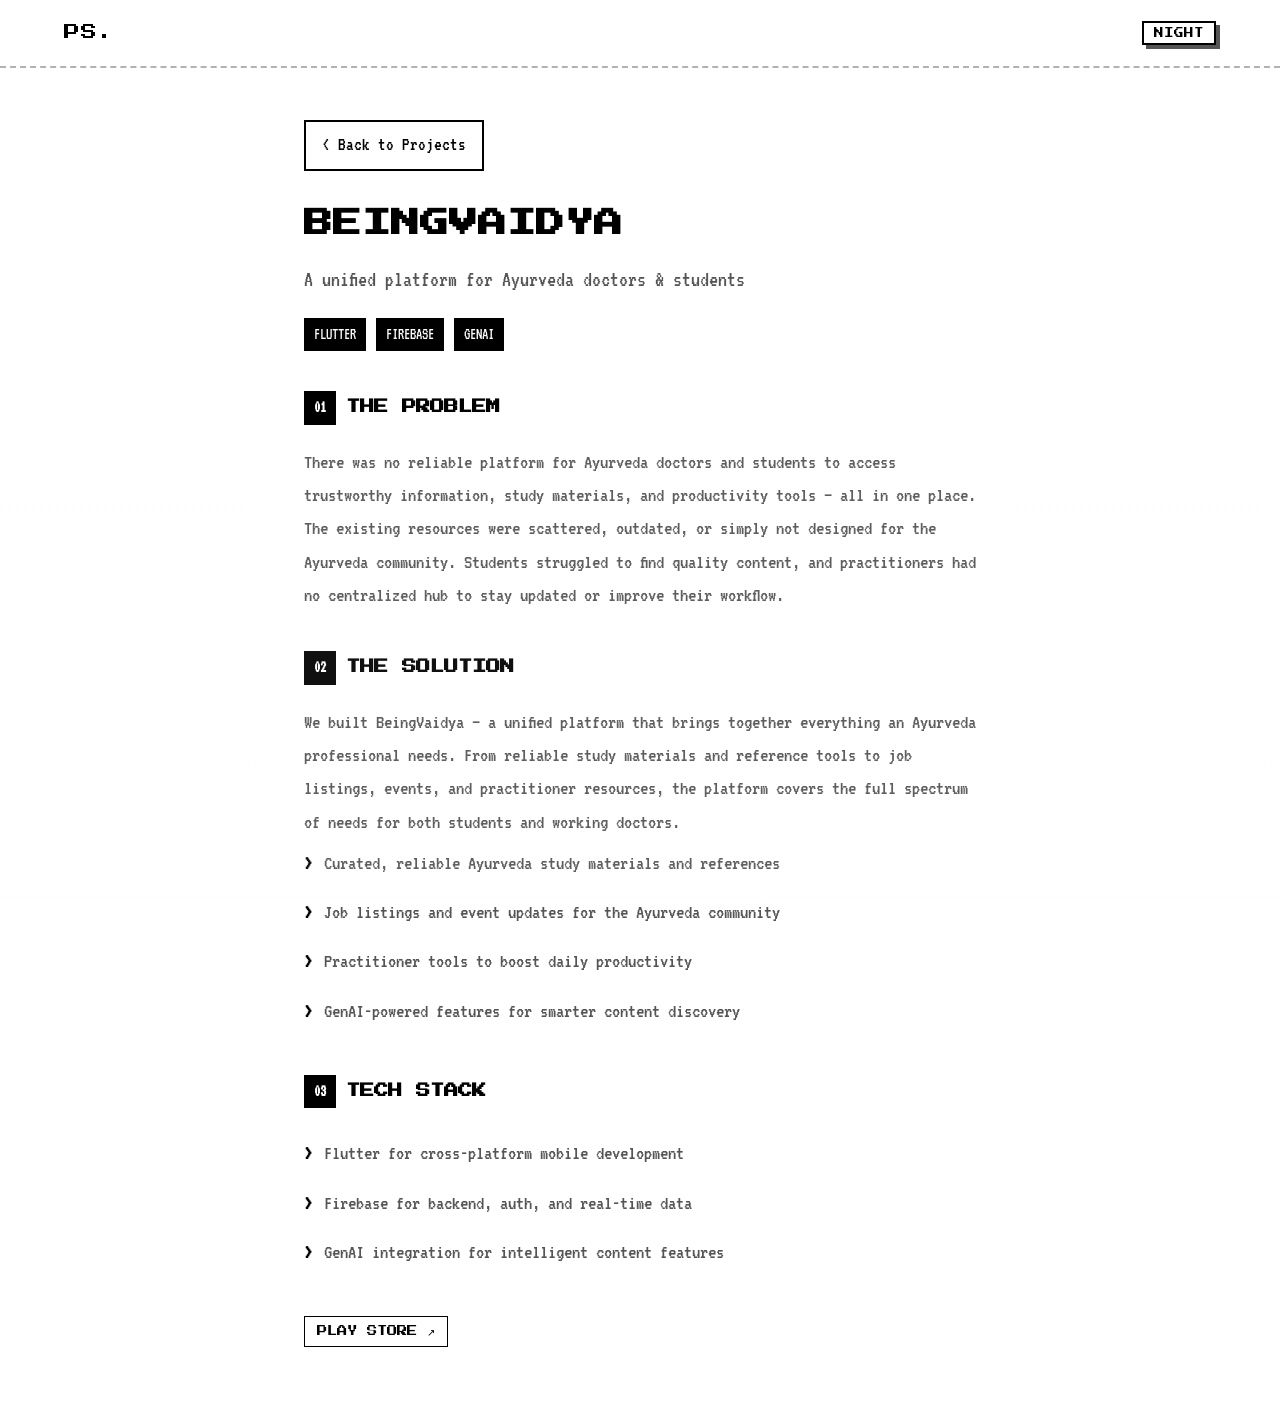
<file: projects/beingvaidya.html>
<!DOCTYPE html>
<html lang="en">

<head>
    <meta charset="UTF-8" />
    <meta name="viewport" content="width=device-width, initial-scale=1.0" />
    <meta name="description" content="BeingVaidya - A unified platform for Ayurveda doctors and students" />
    <title>BeingVaidya | Pola Someshwar</title>
    <link href="https://fonts.googleapis.com/css2?family=Press+Start+2P&family=VT323&display=swap" rel="stylesheet" />
    <link rel="stylesheet" href="../style.css" />
</head>

<body class="light-mode">
    <canvas id="particles-canvas"></canvas>

    <nav class="project-detail-nav glass-panel">
        <a href="../index.html" class="logo">PS.</a>
        <button id="theme-toggle" class="btn-outline" style="padding: 5px 10px; font-size: 0.6rem;">NIGHT</button>
    </nav>

    <div class="project-detail">
        <a href="../index.html#projects" class="back-link">&lt; Back to Projects</a>

        <div class="project-hero-section">
            <h1>BeingVaidya</h1>
            <p class="project-tagline">A unified platform for Ayurveda doctors & students</p>
            <div class="tech-stack">
                <span>Flutter</span>
                <span>Firebase</span>
                <span>GenAI</span>
            </div>
        </div>

        <div class="project-section">
            <h2><span class="label-badge">01</span> The Problem</h2>
            <p>There was no reliable platform for Ayurveda doctors and students to access trustworthy information, study materials, and productivity tools — all in one place. The existing resources were scattered, outdated, or simply not designed for the Ayurveda community. Students struggled to find quality content, and practitioners had no centralized hub to stay updated or improve their workflow.</p>
        </div>

        <div class="project-section">
            <h2><span class="label-badge">02</span> The Solution</h2>
            <p>We built BeingVaidya — a unified platform that brings together everything an Ayurveda professional needs. From reliable study materials and reference tools to job listings, events, and practitioner resources, the platform covers the full spectrum of needs for both students and working doctors.</p>
            <ul>
                <li>Curated, reliable Ayurveda study materials and references</li>
                <li>Job listings and event updates for the Ayurveda community</li>
                <li>Practitioner tools to boost daily productivity</li>
                <li>GenAI-powered features for smarter content discovery</li>
            </ul>
        </div>

        <div class="project-section">
            <h2><span class="label-badge">03</span> Tech Stack</h2>
            <ul>
                <li>Flutter for cross-platform mobile development</li>
                <li>Firebase for backend, auth, and real-time data</li>
                <li>GenAI integration for intelligent content features</li>
            </ul>
        </div>

        <div class="project-links">
            <a href="https://play.google.com/store/apps/details?id=com.beingvaidya.beingvaidya" class="project-link" target="_blank" rel="noopener">Play Store &#8599;</a>
        </div>
    </div>

    <script src="../script.js"></script>
</body>

</html>
</file>
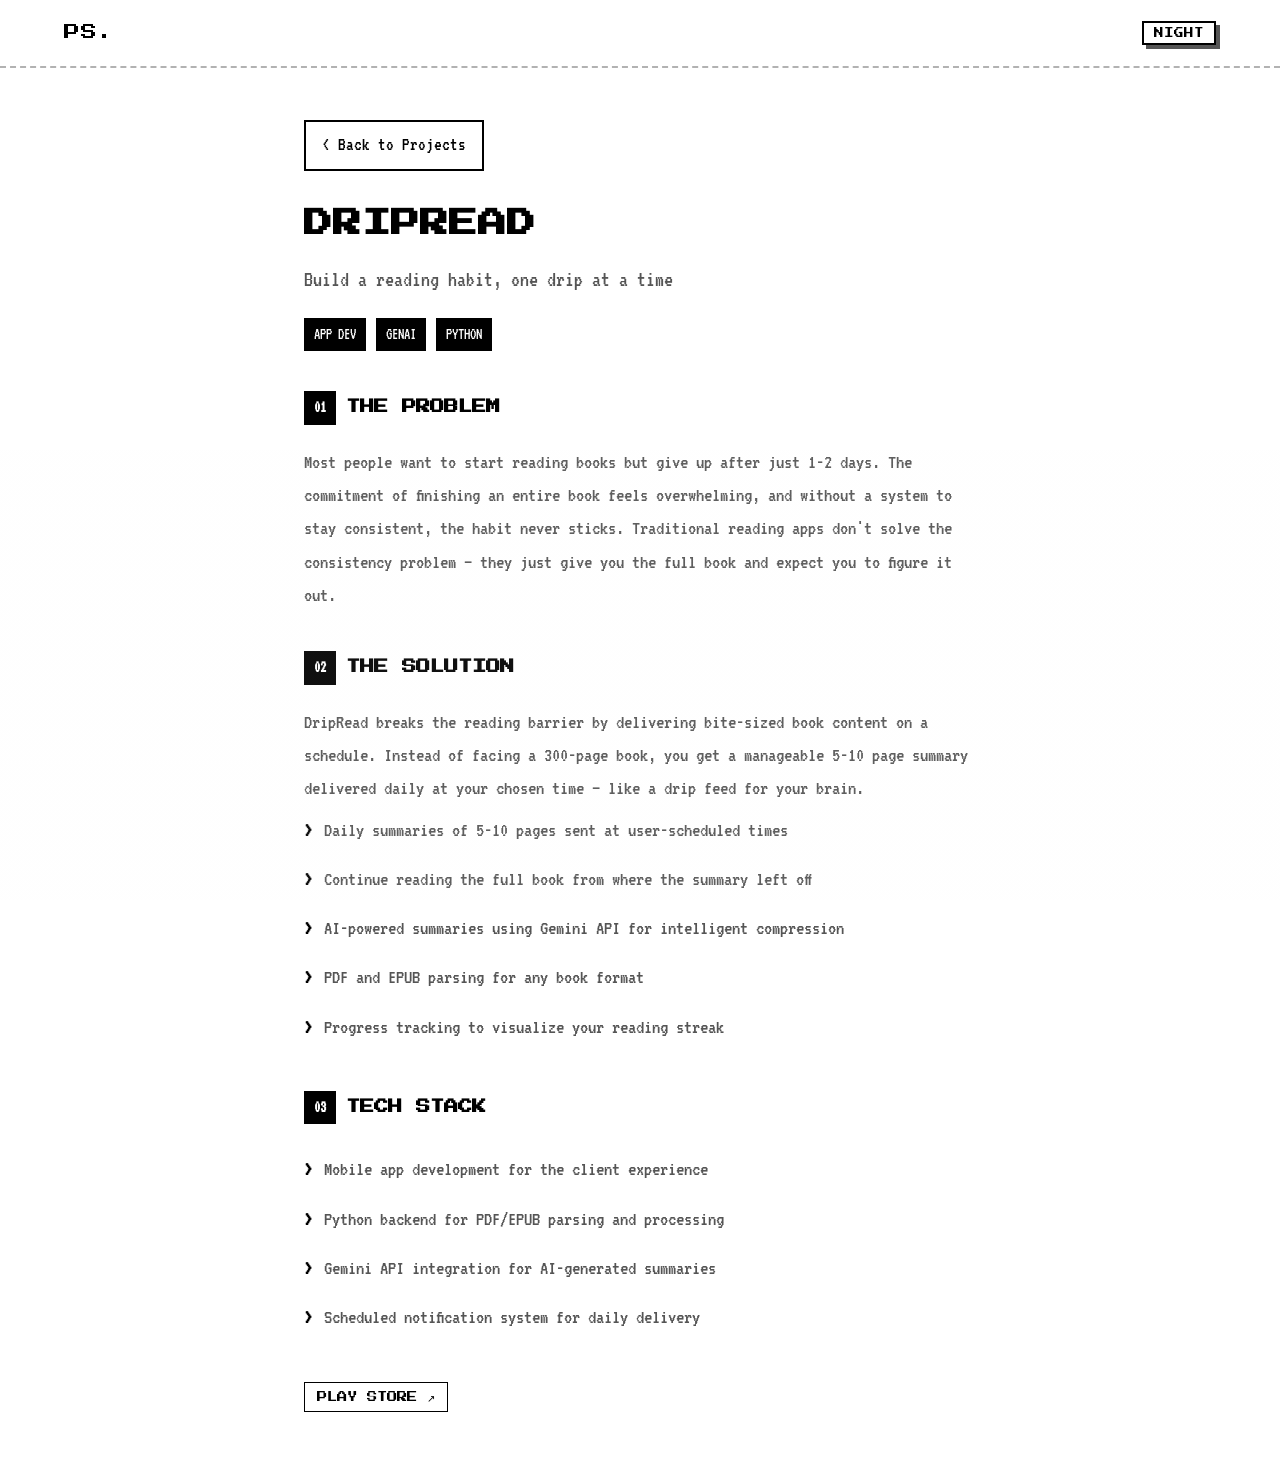
<file: projects/dripread.html>
<!DOCTYPE html>
<html lang="en">

<head>
    <meta charset="UTF-8" />
    <meta name="viewport" content="width=device-width, initial-scale=1.0" />
    <meta name="description" content="DripRead - Build a consistent reading habit with daily book summaries" />
    <title>DripRead | Pola Someshwar</title>
    <link href="https://fonts.googleapis.com/css2?family=Press+Start+2P&family=VT323&display=swap" rel="stylesheet" />
    <link rel="stylesheet" href="../style.css" />
</head>

<body class="light-mode">
    <canvas id="particles-canvas"></canvas>

    <nav class="project-detail-nav glass-panel">
        <a href="../index.html" class="logo">PS.</a>
        <button id="theme-toggle" class="btn-outline" style="padding: 5px 10px; font-size: 0.6rem;">NIGHT</button>
    </nav>

    <div class="project-detail">
        <a href="../index.html#projects" class="back-link">&lt; Back to Projects</a>

        <div class="project-hero-section">
            <h1>DripRead</h1>
            <p class="project-tagline">Build a reading habit, one drip at a time</p>
            <div class="tech-stack">
                <span>App Dev</span>
                <span>GenAI</span>
                <span>Python</span>
            </div>
        </div>

        <div class="project-section">
            <h2><span class="label-badge">01</span> The Problem</h2>
            <p>Most people want to start reading books but give up after just 1-2 days. The commitment of finishing an entire book feels overwhelming, and without a system to stay consistent, the habit never sticks. Traditional reading apps don't solve the consistency problem — they just give you the full book and expect you to figure it out.</p>
        </div>

        <div class="project-section">
            <h2><span class="label-badge">02</span> The Solution</h2>
            <p>DripRead breaks the reading barrier by delivering bite-sized book content on a schedule. Instead of facing a 300-page book, you get a manageable 5-10 page summary delivered daily at your chosen time — like a drip feed for your brain.</p>
            <ul>
                <li>Daily summaries of 5-10 pages sent at user-scheduled times</li>
                <li>Continue reading the full book from where the summary left off</li>
                <li>AI-powered summaries using Gemini API for intelligent compression</li>
                <li>PDF and EPUB parsing for any book format</li>
                <li>Progress tracking to visualize your reading streak</li>
            </ul>
        </div>

        <div class="project-section">
            <h2><span class="label-badge">03</span> Tech Stack</h2>
            <ul>
                <li>Mobile app development for the client experience</li>
                <li>Python backend for PDF/EPUB parsing and processing</li>
                <li>Gemini API integration for AI-generated summaries</li>
                <li>Scheduled notification system for daily delivery</li>
            </ul>
        </div>

        <div class="project-links">
            <a href="https://play.google.com/store/apps/details?id=com.dripread" class="project-link" target="_blank" rel="noopener">Play Store &#8599;</a>
        </div>
    </div>

    <script src="../script.js"></script>
</body>

</html>
</file>
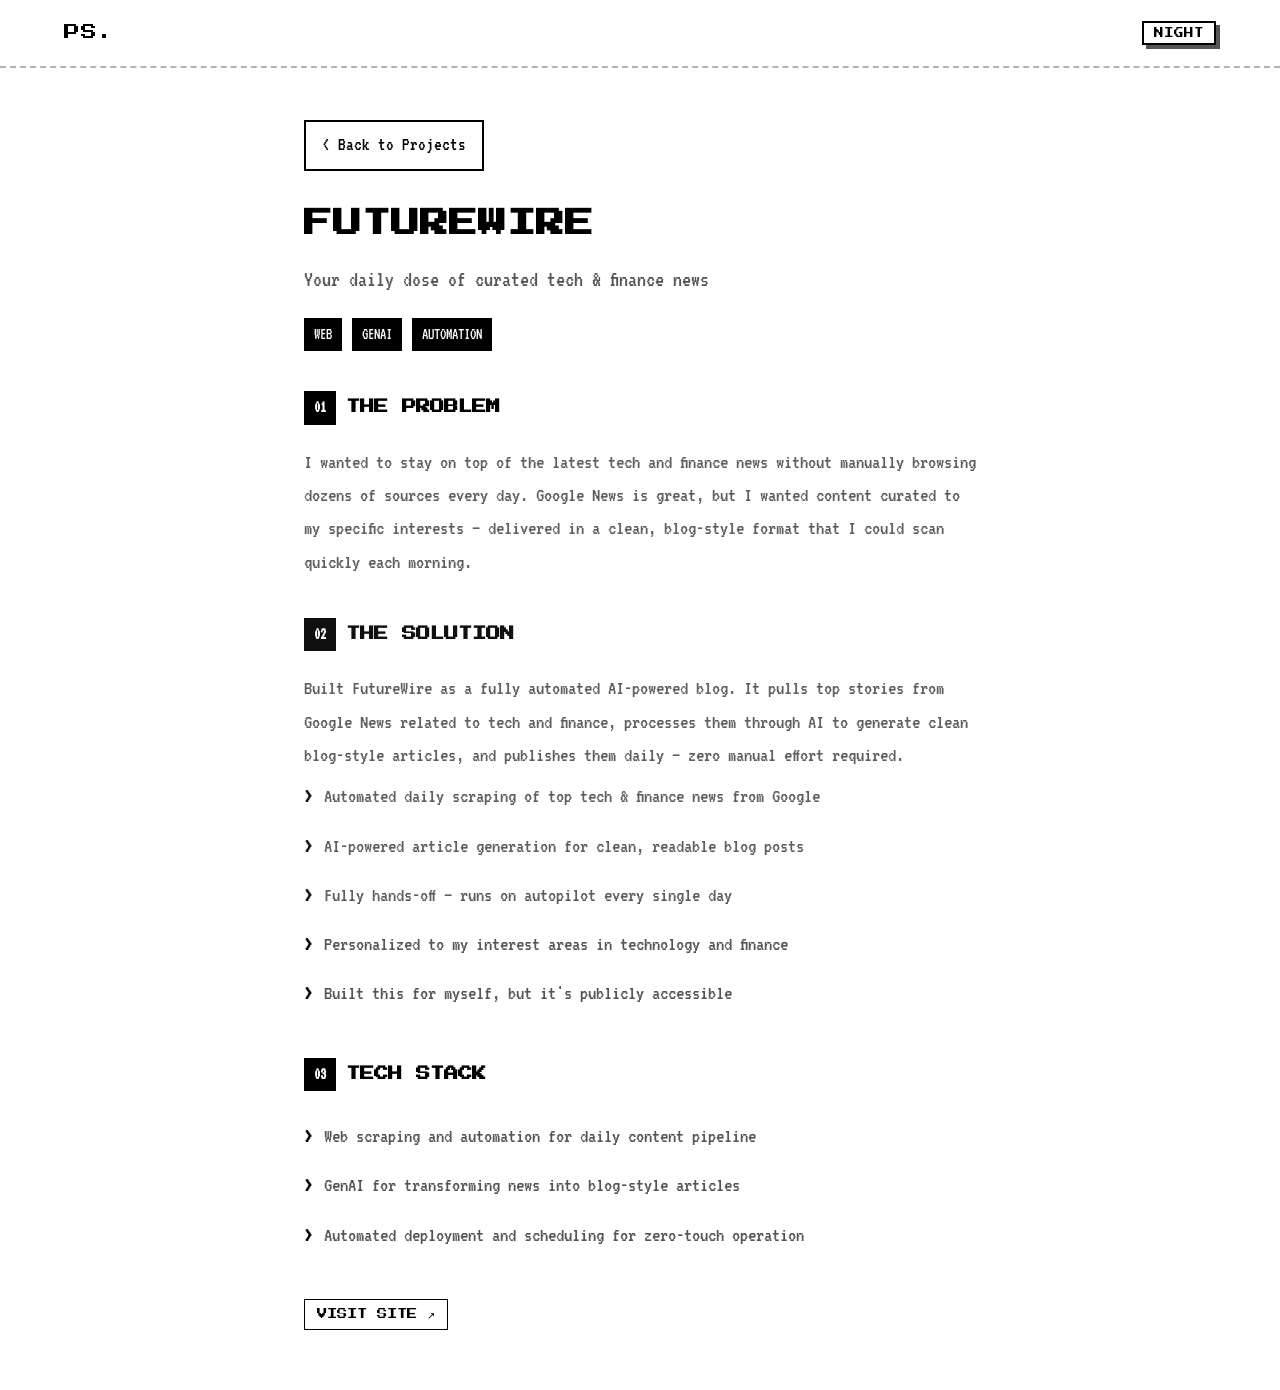
<file: projects/futurewire.html>
<!DOCTYPE html>
<html lang="en">

<head>
    <meta charset="UTF-8" />
    <meta name="viewport" content="width=device-width, initial-scale=1.0" />
    <meta name="description" content="FutureWire - Automated AI tech blog with daily curated news" />
    <title>FutureWire | Pola Someshwar</title>
    <link href="https://fonts.googleapis.com/css2?family=Press+Start+2P&family=VT323&display=swap" rel="stylesheet" />
    <link rel="stylesheet" href="../style.css" />
</head>

<body class="light-mode">
    <canvas id="particles-canvas"></canvas>

    <nav class="project-detail-nav glass-panel">
        <a href="../index.html" class="logo">PS.</a>
        <button id="theme-toggle" class="btn-outline" style="padding: 5px 10px; font-size: 0.6rem;">NIGHT</button>
    </nav>

    <div class="project-detail">
        <a href="../index.html#projects" class="back-link">&lt; Back to Projects</a>

        <div class="project-hero-section">
            <h1>FutureWire</h1>
            <p class="project-tagline">Your daily dose of curated tech & finance news</p>
            <div class="tech-stack">
                <span>Web</span>
                <span>GenAI</span>
                <span>Automation</span>
            </div>
        </div>

        <div class="project-section">
            <h2><span class="label-badge">01</span> The Problem</h2>
            <p>I wanted to stay on top of the latest tech and finance news without manually browsing dozens of sources every day. Google News is great, but I wanted content curated to my specific interests — delivered in a clean, blog-style format that I could scan quickly each morning.</p>
        </div>

        <div class="project-section">
            <h2><span class="label-badge">02</span> The Solution</h2>
            <p>Built FutureWire as a fully automated AI-powered blog. It pulls top stories from Google News related to tech and finance, processes them through AI to generate clean blog-style articles, and publishes them daily — zero manual effort required.</p>
            <ul>
                <li>Automated daily scraping of top tech & finance news from Google</li>
                <li>AI-powered article generation for clean, readable blog posts</li>
                <li>Fully hands-off — runs on autopilot every single day</li>
                <li>Personalized to my interest areas in technology and finance</li>
                <li>Built this for myself, but it's publicly accessible</li>
            </ul>
        </div>

        <div class="project-section">
            <h2><span class="label-badge">03</span> Tech Stack</h2>
            <ul>
                <li>Web scraping and automation for daily content pipeline</li>
                <li>GenAI for transforming news into blog-style articles</li>
                <li>Automated deployment and scheduling for zero-touch operation</li>
            </ul>
        </div>

        <div class="project-links">
            <a href="https://futurewire.in" class="project-link" target="_blank" rel="noopener">Visit Site &#8599;</a>
        </div>
    </div>

    <script src="../script.js"></script>
</body>

</html>
</file>
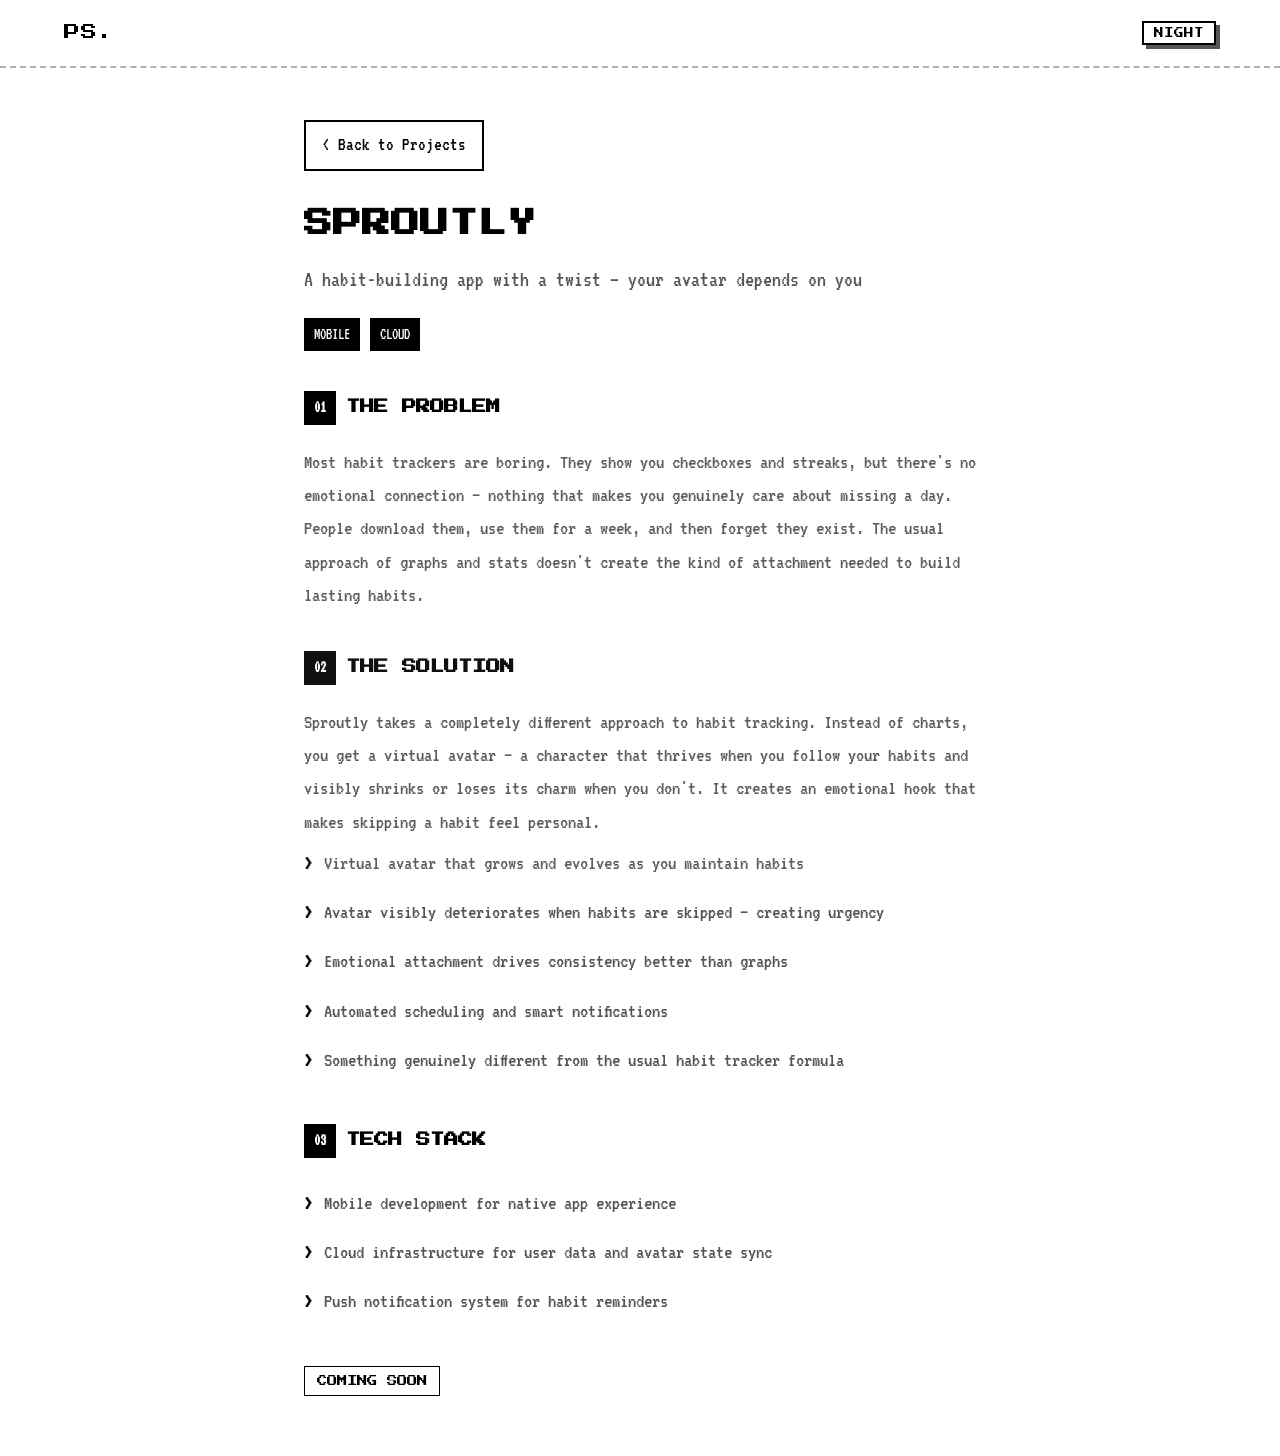
<file: projects/sproutly.html>
<!DOCTYPE html>
<html lang="en">

<head>
    <meta charset="UTF-8" />
    <meta name="viewport" content="width=device-width, initial-scale=1.0" />
    <meta name="description" content="Sproutly - Habit building app with an avatar that grows with you" />
    <title>Sproutly | Pola Someshwar</title>
    <link href="https://fonts.googleapis.com/css2?family=Press+Start+2P&family=VT323&display=swap" rel="stylesheet" />
    <link rel="stylesheet" href="../style.css" />
</head>

<body class="light-mode">
    <canvas id="particles-canvas"></canvas>

    <nav class="project-detail-nav glass-panel">
        <a href="../index.html" class="logo">PS.</a>
        <button id="theme-toggle" class="btn-outline" style="padding: 5px 10px; font-size: 0.6rem;">NIGHT</button>
    </nav>

    <div class="project-detail">
        <a href="../index.html#projects" class="back-link">&lt; Back to Projects</a>

        <div class="project-hero-section">
            <h1>Sproutly</h1>
            <p class="project-tagline">A habit-building app with a twist — your avatar depends on you</p>
            <div class="tech-stack">
                <span>Mobile</span>
                <span>Cloud</span>
            </div>
        </div>

        <div class="project-section">
            <h2><span class="label-badge">01</span> The Problem</h2>
            <p>Most habit trackers are boring. They show you checkboxes and streaks, but there's no emotional connection — nothing that makes you genuinely care about missing a day. People download them, use them for a week, and then forget they exist. The usual approach of graphs and stats doesn't create the kind of attachment needed to build lasting habits.</p>
        </div>

        <div class="project-section">
            <h2><span class="label-badge">02</span> The Solution</h2>
            <p>Sproutly takes a completely different approach to habit tracking. Instead of charts, you get a virtual avatar — a character that thrives when you follow your habits and visibly shrinks or loses its charm when you don't. It creates an emotional hook that makes skipping a habit feel personal.</p>
            <ul>
                <li>Virtual avatar that grows and evolves as you maintain habits</li>
                <li>Avatar visibly deteriorates when habits are skipped — creating urgency</li>
                <li>Emotional attachment drives consistency better than graphs</li>
                <li>Automated scheduling and smart notifications</li>
                <li>Something genuinely different from the usual habit tracker formula</li>
            </ul>
        </div>

        <div class="project-section">
            <h2><span class="label-badge">03</span> Tech Stack</h2>
            <ul>
                <li>Mobile development for native app experience</li>
                <li>Cloud infrastructure for user data and avatar state sync</li>
                <li>Push notification system for habit reminders</li>
            </ul>
        </div>

        <div class="project-links">
            <a href="#" class="project-link">Coming Soon</a>
        </div>
    </div>

    <script src="../script.js"></script>
</body>

</html>
</file>
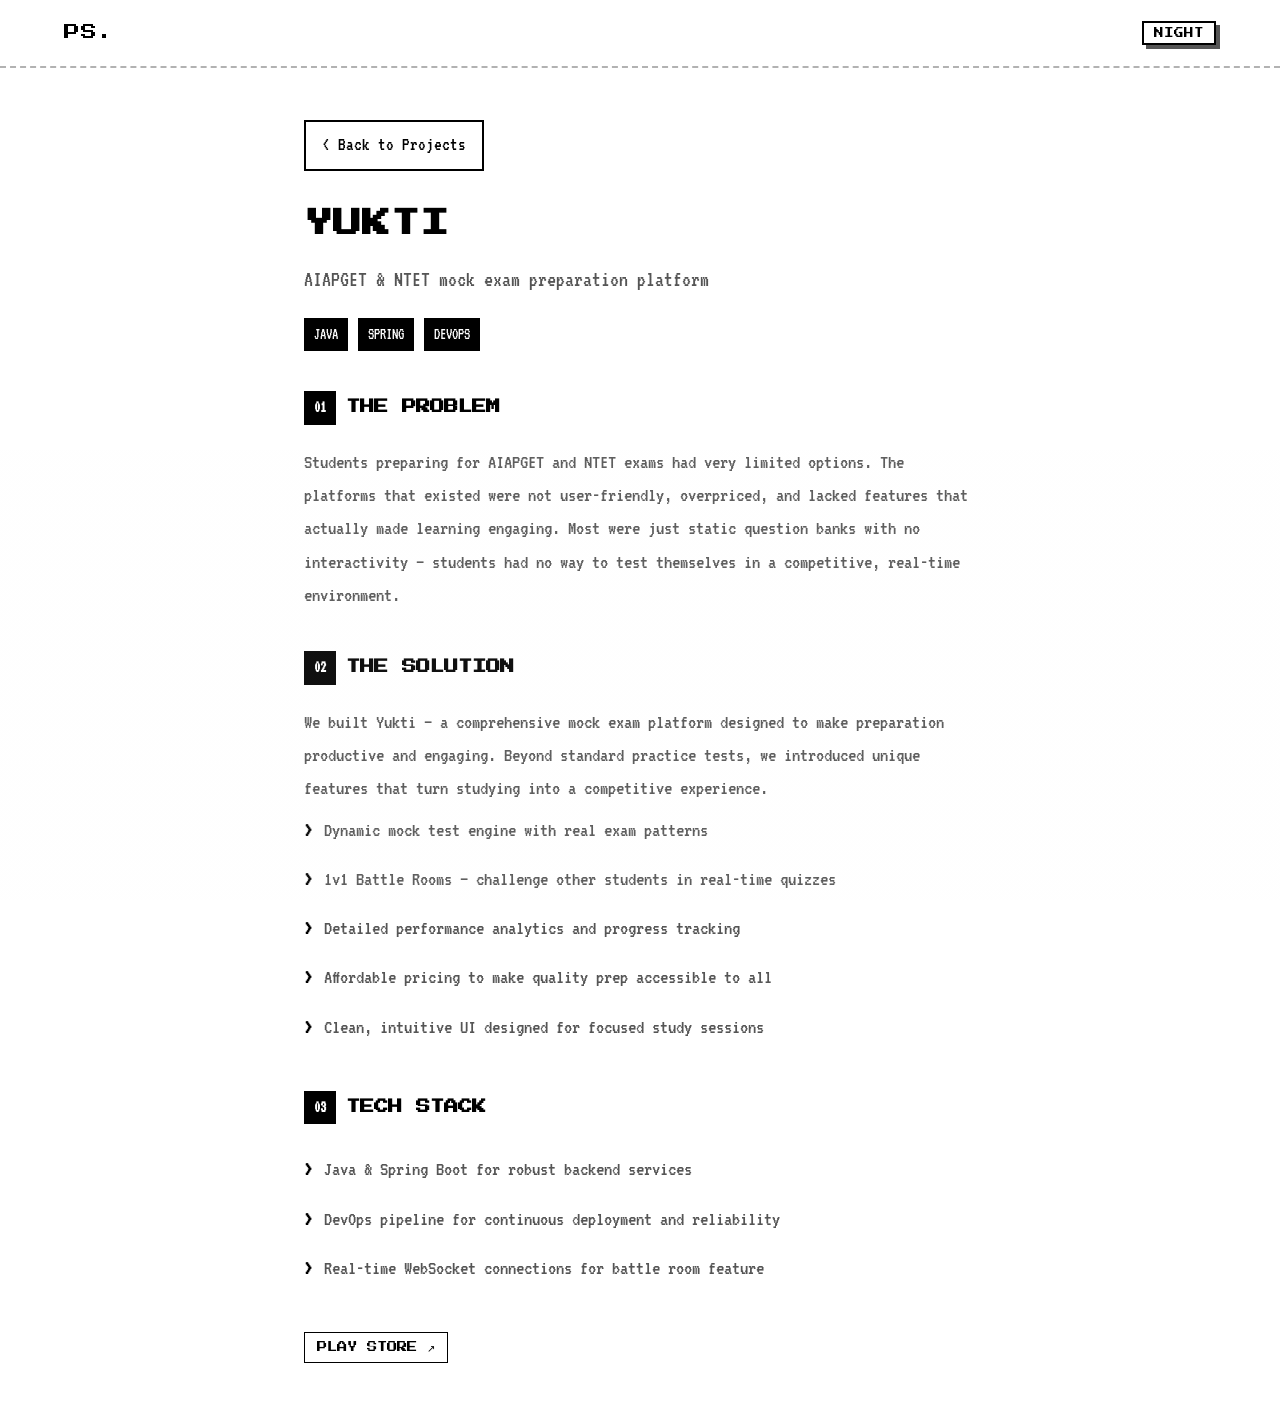
<file: projects/yukti.html>
<!DOCTYPE html>
<html lang="en">

<head>
    <meta charset="UTF-8" />
    <meta name="viewport" content="width=device-width, initial-scale=1.0" />
    <meta name="description" content="Yukti - AIAPGET & NTET preparation platform with 1v1 battle rooms" />
    <title>Yukti | Pola Someshwar</title>
    <link href="https://fonts.googleapis.com/css2?family=Press+Start+2P&family=VT323&display=swap" rel="stylesheet" />
    <link rel="stylesheet" href="../style.css" />
</head>

<body class="light-mode">
    <canvas id="particles-canvas"></canvas>

    <nav class="project-detail-nav glass-panel">
        <a href="../index.html" class="logo">PS.</a>
        <button id="theme-toggle" class="btn-outline" style="padding: 5px 10px; font-size: 0.6rem;">NIGHT</button>
    </nav>

    <div class="project-detail">
        <a href="../index.html#projects" class="back-link">&lt; Back to Projects</a>

        <div class="project-hero-section">
            <h1>Yukti</h1>
            <p class="project-tagline">AIAPGET & NTET mock exam preparation platform</p>
            <div class="tech-stack">
                <span>Java</span>
                <span>Spring</span>
                <span>DevOps</span>
            </div>
        </div>

        <div class="project-section">
            <h2><span class="label-badge">01</span> The Problem</h2>
            <p>Students preparing for AIAPGET and NTET exams had very limited options. The platforms that existed were not user-friendly, overpriced, and lacked features that actually made learning engaging. Most were just static question banks with no interactivity — students had no way to test themselves in a competitive, real-time environment.</p>
        </div>

        <div class="project-section">
            <h2><span class="label-badge">02</span> The Solution</h2>
            <p>We built Yukti — a comprehensive mock exam platform designed to make preparation productive and engaging. Beyond standard practice tests, we introduced unique features that turn studying into a competitive experience.</p>
            <ul>
                <li>Dynamic mock test engine with real exam patterns</li>
                <li>1v1 Battle Rooms — challenge other students in real-time quizzes</li>
                <li>Detailed performance analytics and progress tracking</li>
                <li>Affordable pricing to make quality prep accessible to all</li>
                <li>Clean, intuitive UI designed for focused study sessions</li>
            </ul>
        </div>

        <div class="project-section">
            <h2><span class="label-badge">03</span> Tech Stack</h2>
            <ul>
                <li>Java & Spring Boot for robust backend services</li>
                <li>DevOps pipeline for continuous deployment and reliability</li>
                <li>Real-time WebSocket connections for battle room feature</li>
            </ul>
        </div>

        <div class="project-links">
            <a href="https://play.google.com/store/apps/details?id=com.beingvaidya.yukti" class="project-link" target="_blank" rel="noopener">Play Store &#8599;</a>
        </div>
    </div>

    <script src="../script.js"></script>
</body>

</html>
</file>
<file: style.css>
:root {
    --bg-color: #000000;
    --text-main: #ffffff;
    --text-muted: #aaaaaa;
    --cyan: #ffffff;
    --purple: #dddddd;
    --glass-bg: rgba(0, 0, 0, 0.8);
    --glass-border: rgba(255, 255, 255, 0.3);
}

* {
    margin: 0;
    padding: 0;
    box-sizing: border-box;
}

html.lenis,
html.lenis body {
    height: auto;
}

.lenis.lenis-smooth {
    scroll-behavior: auto !important;
}

.lenis.lenis-smooth [data-lenis-prevent] {
    overscroll-behavior: contain;
}

.lenis.lenis-stopped {
    overflow: hidden;
}

.lenis.lenis-scrolling iframe {
    pointer-events: none;
}

body {
    background-color: var(--bg-color);
    color: var(--text-main);
    font-family: 'VT323', monospace;
    font-size: 1.25rem;
    overflow-x: hidden;
    line-height: 1.6;
    position: relative;
}

/* CRT Scanline Overlay */
body::before {
    content: " ";
    display: block;
    position: fixed;
    top: 0;
    left: 0;
    bottom: 0;
    right: 0;
    background: linear-gradient(to bottom,
            rgba(255, 255, 255, 0),
            rgba(255, 255, 255, 0) 50%,
            rgba(0, 0, 0, 0.1) 50%,
            rgba(0, 0, 0, 0.1));
    background-size: 100% 4px;
    z-index: 999;
    pointer-events: none;
    opacity: 0.6;
}

h1,
h2,
h3,
.logo {
    font-family: 'Press Start 2P', monospace;
    text-transform: uppercase;
}

.section-title span {
    color: var(--text-main);
    opacity: 0.8;
}

/* Background Particle Canvas */
#particles-canvas {
    position: fixed;
    top: 0;
    left: 0;
    width: 100vw;
    height: 100vh;
    z-index: -1;
    pointer-events: none;
    opacity: 0.3;
}

/* Retro Blocky Cards (replacing Glassmorphism) */
.glass-panel {
    background: var(--glass-bg);
    border-bottom: 2px dashed var(--glass-border);
}

.glass-card {
    background: #000;
    border: 2px solid var(--text-main);
    border-radius: 0;
    padding: 30px;
    transition: transform 0.2s, box-shadow 0.2s;
    box-shadow: 4px 4px 0px var(--glass-border);
}

.hover-glow:hover {
    transform: translate(-4px, -4px);
    box-shadow: 8px 8px 0px var(--text-main);
    border-color: #fff;
}

/* Text effect utilities replacing glow */
.glow-text-cyan,
.glow-text-purple {
    color: var(--text-main);
    text-shadow: 2px 2px 0px rgba(255, 255, 255, 0.4);
    position: relative;
    display: inline-block;
}

/* Glitch animation on hover */
.glow-text-cyan:hover,
.glow-text-purple:hover,
.title:hover {
    animation: glitch 0.3s infinite;
}

@keyframes glitch {
    0% {
        transform: translate(0)
    }

    20% {
        transform: translate(-2px, 2px)
    }

    40% {
        transform: translate(-2px, -2px)
    }

    60% {
        transform: translate(2px, 2px)
    }

    80% {
        transform: translate(2px, -2px)
    }

    100% {
        transform: translate(0)
    }
}

/* Navbar */
.navbar {
    position: fixed;
    top: 0;
    width: 100%;
    padding: 20px 5%;
    display: flex;
    justify-content: space-between;
    align-items: center;
    z-index: 1000;
    transition: all 0.3s ease;
}

.logo {
    font-size: 1.5rem;
    letter-spacing: 1px;
}

.logo .logo-span {
    opacity: 0.6;
}

.nav-links {
    display: flex;
    list-style: none;
    gap: 15px;
    align-items: center;
}

.nav-links a {
    color: var(--text-main);
    text-decoration: none;
    font-family: 'Press Start 2P', monospace;
    font-size: 0.8rem;
    padding: 6px 8px;
    transition: background 0.2s ease, color 0.2s ease;
}

.nav-links a:hover {
    background: var(--text-main);
    color: var(--bg-color);
}

/* Buttons */
.btn-primary,
.btn-outline {
    display: inline-block;
    padding: 12px 28px;
    font-family: 'Press Start 2P', monospace;
    font-size: 0.8rem;
    text-decoration: none;
    transition: all 0.2s ease;
    cursor: pointer;
    text-transform: uppercase;
    border-radius: 0;
}

.btn-primary {
    background: #fff;
    color: #000;
    border: 2px solid #fff;
    box-shadow: 4px 4px 0px #aaa;
}

.btn-primary:hover {
    background: #000;
    color: #fff;
    transform: translate(-2px, -2px);
    box-shadow: 6px 6px 0px #fff;
}

.btn-outline {
    background: transparent;
    color: #fff;
    border: 2px solid #fff;
    box-shadow: 4px 4px 0px #aaa;
}

.btn-outline:hover {
    background: #fff;
    color: #000;
    transform: translate(-2px, -2px);
    box-shadow: 6px 6px 0px #fff;
}

.cta-group {
    display: flex;
    gap: 20px;
    margin-top: 40px;
}

/* Sections & Layout */
.section {
    min-height: 100vh;
    padding: 120px 5%;
    display: flex;
    align-items: center;
}

.container {
    max-width: 1200px;
    margin: 0 auto;
    width: 100%;
}

.section-title {
    font-size: 2rem;
    margin-bottom: 50px;
    position: relative;
    display: inline-block;
}

.section-title::after {
    content: '';
    position: absolute;
    width: 30px;
    height: 20px;
    background: #fff;
    bottom: -5px;
    right: -40px;
    animation: blink 1s step-end infinite;
}

@keyframes blink {

    0%,
    100% {
        opacity: 1;
    }

    50% {
        opacity: 0;
    }
}

/* Hero Section */
.hero-content {
    max-width: 1100px;
    display: flex;
    align-items: center;
    justify-content: space-between;
    gap: 50px;
    flex-wrap: wrap;
}

.hero-text {
    flex: 1;
    min-width: 300px;
}

.hero-terminal {
    font-family: 'VT323', monospace;
    font-size: 1.4rem;
    margin-bottom: 20px;
    display: flex;
    align-items: center;
    gap: 8px;
}

.terminal-prompt {
    color: var(--text-main);
    opacity: 0.6;
}

.terminal-text {
    color: var(--text-main);
}

.terminal-cursor {
    animation: blink 0.7s step-end infinite;
    font-weight: bold;
}

.title {
    font-size: clamp(2rem, 5vw, 4rem);
    margin-bottom: 15px;
    color: var(--text-main);
    text-shadow: 4px 4px 0px rgba(255, 255, 255, 0.15);
}

body.light-mode .title {
    text-shadow: 4px 4px 0px rgba(0, 0, 0, 0.15);
}

.hero-role {
    display: flex;
    align-items: center;
    gap: 12px;
    margin-bottom: 20px;
}

.role-badge {
    font-family: 'Press Start 2P', monospace;
    font-size: 0.5rem;
    padding: 4px 8px;
    border: 1px solid var(--text-main);
    opacity: 0.5;
    flex-shrink: 0;
}

.subtitle {
    font-size: clamp(0.8rem, 2vw, 1.4rem);
    margin-bottom: 0;
}

.description {
    font-size: 1.4rem;
    color: var(--text-muted);
    max-width: 700px;
    margin-bottom: 20px;
}

.hero-stats-bar {
    display: flex;
    align-items: center;
    gap: 24px;
    margin-bottom: 10px;
    padding: 12px 0;
    border-top: 1px dashed var(--glass-border);
    border-bottom: 1px dashed var(--glass-border);
}

.hero-stat {
    display: flex;
    align-items: center;
    gap: 8px;
}

.hero-stat-label {
    font-family: 'Press Start 2P', monospace;
    font-size: 0.5rem;
    opacity: 0.5;
}

.hero-stat-bar {
    width: 80px;
    height: 8px;
    border: 1px solid var(--text-main);
    background: transparent;
}

.hero-stat-fill {
    height: 100%;
    background: var(--text-main);
    animation: fillXP 2s ease-out 0.5s both;
}

@keyframes fillXP {
    from {
        width: 0;
    }
}

.hero-stat-value {
    font-family: 'Press Start 2P', monospace;
    font-size: 0.7rem;
}

/* Hero Avatar */
.hero-avatar-wrapper {
    flex-shrink: 0;
}

.hero-avatar-frame {
    text-align: center;
}

.avatar-label {
    font-family: 'Press Start 2P', monospace;
    font-size: 0.6rem;
    margin-bottom: 8px;
    letter-spacing: 3px;
    opacity: 0.6;
    animation: blink 1.5s step-end infinite;
}

.hero-image {
    padding: 0 !important;
    width: 220px;
    display: flex;
    justify-content: center;
    align-items: center;
    border: 4px solid var(--text-main) !important;
}

.hero-image img {
    width: 100%;
    height: auto;
    image-rendering: pixelated;
    object-fit: cover;
}

.avatar-hp {
    display: flex;
    align-items: center;
    gap: 8px;
    margin-top: 10px;
    justify-content: center;
}

.avatar-hp span {
    font-family: 'Press Start 2P', monospace;
    font-size: 0.5rem;
    opacity: 0.5;
}

.hp-bar {
    width: 100px;
    height: 6px;
    border: 1px solid var(--text-main);
}

.hp-fill {
    width: 100%;
    height: 100%;
    background: var(--text-main);
}

/* About Section */
.about-grid {
    display: grid;
    grid-template-columns: 3fr 2fr;
    gap: 40px;
    align-items: center;
}

.about-text p {
    margin-bottom: 20px;
    font-size: 1.4rem;
}

.about-text strong {
    color: #fff;
}

.stats-grid {
    display: grid;
    grid-template-columns: 1fr;
    gap: 20px;
}

.stat-card {
    text-align: center;
    padding: 25px;
}

.stat-card h3 {
    font-size: 2.5rem;
    margin-bottom: 10px;
    font-family: 'Press Start 2P', monospace;
}

.stat-card p {
    font-size: 1.2rem;
}

/* Skills Section */
.skills-flex {
    display: flex;
    flex-wrap: wrap;
    gap: 15px;
}

.skill-tag {
    background: #000;
    border: 2px solid #fff;
    padding: 12px 24px;
    font-family: 'Press Start 2P', monospace;
    font-size: 0.8rem;
    cursor: default;
    transition: all 0.2s ease;
    box-shadow: 3px 3px 0px #555;
    text-transform: uppercase;
}

.skill-tag:hover {
    background: #fff;
    color: #000;
    transform: translate(-2px, -2px);
    box-shadow: 5px 5px 0px #fff;
}

/* Projects Section */
.projects-grid {
    display: grid;
    grid-template-columns: repeat(auto-fit, minmax(300px, 1fr));
    gap: 30px;
}

.project-card {
    position: relative;
    overflow: hidden;
    height: 100%;
    display: flex;
    flex-direction: column;
}

.project-content h3 {
    font-size: 1.2rem;
    margin-bottom: 20px;
    font-family: 'Press Start 2P', monospace;
    line-height: 1.4;
    color: #fff;
}

.project-content p {
    font-size: 1.2rem;
    color: var(--text-muted);
    margin-bottom: 25px;
    flex-grow: 1;
}

.tech-stack {
    display: flex;
    flex-wrap: wrap;
    gap: 10px;
}

.tech-stack span {
    font-size: 1rem;
    color: #000;
    background: #fff;
    padding: 4px 10px;
    font-family: 'VT323', monospace;
    text-transform: uppercase;
    border-radius: 0;
    opacity: 1;
}

/* Project Links */
.project-links {
    margin-top: 15px;
}

.project-link {
    font-family: 'Press Start 2P', monospace;
    font-size: 0.65rem;
    color: var(--text-main);
    text-decoration: none;
    border: 1px solid var(--text-main);
    padding: 6px 12px;
    transition: all 0.2s ease;
    text-transform: uppercase;
}

.project-link:hover {
    background: var(--text-main);
    color: var(--bg-color);
}

/* Timeline / Journey Section */
.timeline-maze {
    position: relative;
}

.maze-wall {
    height: 4px;
    background: repeating-linear-gradient(90deg,
            var(--text-main) 0px,
            var(--text-main) 8px,
            transparent 8px,
            transparent 16px);
    opacity: 0.2;
    margin: 10px 0;
}

.timeline-path {
    display: flex;
    flex-direction: column;
    gap: 0;
    padding: 20px 0;
}

.timeline-node {
    display: flex;
    align-items: center;
    gap: 0;
}

.timeline-node.node-right {
    flex-direction: row-reverse;
}

.node-marker {
    width: 50px;
    height: 50px;
    display: flex;
    align-items: center;
    justify-content: center;
    flex-shrink: 0;
}

.node-marker .pac-power-dot {
    width: 20px;
    height: 20px;
    background: var(--text-main);
    animation: blink 0.8s step-end infinite;
}

.node-marker .pac-chomper {
    width: 28px;
    height: 28px;
    opacity: 1;
}

.node-connector {
    display: flex;
    align-items: center;
    gap: 12px;
    padding: 0 10px;
}

.node-connector span {
    display: block;
    width: 6px;
    height: 6px;
    background: var(--text-main);
    opacity: 0.4;
}

.node-card {
    flex: 1;
    max-width: 500px;
    padding: 25px 30px;
    position: relative;
}

.node-level {
    font-family: 'Press Start 2P', monospace;
    font-size: 0.6rem;
    opacity: 0.5;
    margin-bottom: 8px;
    letter-spacing: 2px;
}

.node-year {
    font-family: 'VT323', monospace;
    font-size: 1.2rem;
    opacity: 0.6;
    margin-bottom: 5px;
}

.node-card h3 {
    font-family: 'Press Start 2P', monospace;
    font-size: 1.1rem;
    margin-bottom: 8px;
    line-height: 1.5;
}

.node-place {
    font-size: 1.3rem;
    color: var(--text-muted);
    margin-bottom: 4px;
}

.node-detail {
    font-size: 1.1rem;
    color: var(--text-muted);
    opacity: 0.7;
    margin-bottom: 12px;
}

.node-score {
    display: flex;
    align-items: center;
    gap: 10px;
    border-top: 1px dashed var(--glass-border);
    padding-top: 12px;
}

.score-label {
    font-family: 'Press Start 2P', monospace;
    font-size: 0.5rem;
    opacity: 0.5;
}

.score-value {
    font-family: 'Press Start 2P', monospace;
    font-size: 0.8rem;
    color: var(--text-main);
}

.blink-text {
    animation: blink 1s step-end infinite;
}

.node-card-active {
    border-width: 3px;
    box-shadow: 6px 6px 0px var(--text-main);
}

.node-marker-active {
    position: relative;
}

.maze-dots {
    display: flex;
    align-items: center;
    justify-content: center;
    gap: 12px;
    padding: 15px 0;
    flex-direction: column;
}

.maze-dots>span {
    display: block;
    width: 6px;
    height: 6px;
    background: var(--text-main);
    opacity: 0.3;
}

.maze-turn {
    width: 20px;
    height: 20px;
    border: 2px dashed var(--glass-border);
    border-radius: 0;
    opacity: 0.3;
}

/* Social Links */
.social-links {
    display: flex;
    justify-content: center;
    gap: 20px;
    margin-top: 30px;
}

.social-link {
    display: flex;
    align-items: center;
    justify-content: center;
    width: 44px;
    height: 44px;
    border: 2px solid var(--text-main);
    color: var(--text-main);
    transition: all 0.2s ease;
    box-shadow: 3px 3px 0px var(--glass-border);
}

.social-link:hover {
    background: var(--text-main);
    color: var(--bg-color);
    transform: translate(-2px, -2px);
    box-shadow: 5px 5px 0px var(--text-main);
}

/* Footer */
.footer {
    text-align: center;
    padding: 30px;
    border-top: 2px dashed var(--glass-border);
    color: var(--text-muted);
    font-family: 'Press Start 2P', monospace;
    font-size: 0.7rem;
}

/* Animations */
.fade-in {
    opacity: 0;
    transform: translateY(20px);
    transition: opacity 0.5s step-end, transform 0.5s step-end;
}

.fade-in.appear {
    opacity: 1;
    transform: translateY(0);
}

/* Hamburger Menu */
.hamburger {
    display: none;
    flex-direction: column;
    gap: 5px;
    cursor: pointer;
    background: none;
    border: 2px solid var(--text-main);
    padding: 8px;
    z-index: 200;
}

.hamburger span {
    display: block;
    width: 20px;
    height: 2px;
    background: var(--text-main);
    transition: all 0.3s ease;
    opacity: 1;
}

.hamburger.active span:nth-child(1) {
    transform: rotate(45deg) translate(5px, 5px);
}

.hamburger.active span:nth-child(2) {
    opacity: 0;
}

.hamburger.active span:nth-child(3) {
    transform: rotate(-45deg) translate(5px, -5px);
}

.nav-cta-desktop {
    margin-left: 20px;
}

/* Responsive */
@media (max-width: 768px) {
    .hamburger {
        display: flex;
    }

    .nav-links {
        position: fixed;
        top: 0;
        right: -100%;
        width: 70%;
        max-width: 300px;
        height: 100vh;
        background: var(--bg-color);
        border-left: 2px solid var(--text-main);
        flex-direction: column;
        padding: 100px 30px 30px;
        gap: 0;
        transition: right 0.3s ease;
        z-index: 150;
    }

    .nav-links.open {
        right: 0;
    }

    .nav-links li {
        border-bottom: 1px dashed var(--glass-border);
        padding: 15px 0;
    }

    .nav-links a {
        font-size: 0.7rem;
    }

    .nav-cta-desktop {
        display: none;
    }

    .nav-overlay {
        display: none;
        position: fixed;
        top: 0;
        left: 0;
        width: 100%;
        height: 100%;
        background: rgba(0, 0, 0, 0.5);
        z-index: 140;
    }

    .nav-overlay.show {
        display: block;
    }

    .about-grid {
        grid-template-columns: 1fr;
    }

    .cta-group {
        flex-direction: column;
    }

    .cta-group .btn-primary,
    .cta-group .btn-outline {
        text-align: center;
        width: 100%;
    }

    .section {
        padding: 80px 5%;
        min-height: auto;
    }

    .section-title {
        font-size: 1.4rem;
        margin-bottom: 30px;
    }

    .section-title::after {
        width: 20px;
        height: 14px;
        right: -28px;
    }

    .projects-grid {
        grid-template-columns: 1fr;
    }

    .hero-content {
        flex-direction: column;
        text-align: center;
    }

    .hero-text {
        min-width: unset;
    }

    .hero-terminal {
        justify-content: center;
    }

    .hero-role {
        justify-content: center;
        flex-wrap: wrap;
    }

    .hero-stats-bar {
        justify-content: center;
        flex-wrap: wrap;
        gap: 16px;
    }

    .hero-avatar-wrapper {
        order: -1;
        margin-top: 50px;
    }

    .hero-image {
        width: 170px;
        margin: 0 auto;
    }

    .cta-group {
        justify-content: center;
    }

    .stat-card h3 {
        font-size: 1.8rem;
    }

    .subtitle {
        font-size: 0.9rem;
    }

    .description {
        font-size: 1.2rem;
    }

    .timeline-node,
    .timeline-node.node-right {
        flex-direction: column;
        align-items: flex-start;
    }

    .node-connector {
        flex-direction: column;
        padding: 8px 0;
        gap: 6px;
        margin-left: 22px;
    }

    .node-connector span {
        width: 4px;
        height: 4px;
    }

    .node-card {
        max-width: 100%;
        width: 100%;
    }

    .node-card h3 {
        font-size: 0.9rem;
    }

    .maze-dots {
        padding: 8px 0;
        margin-left: 22px;
        align-items: flex-start;
    }

    .footer {
        padding: 20px 15px;
    }

    .footer .game-container p {
        font-size: 0.6rem;
    }

    #game-overlay {
        width: 100%;
    }

    #pacman-game {
        width: 100%;
        height: auto;
    }

    .pac-dots {
        gap: 12px;
    }

    .pac-dots span {
        width: 4px;
        height: 4px;
    }

    .pac-dots .pac-power-dot {
        width: 10px;
        height: 10px;
    }

    .pac-ghost-row .pac-dots span:nth-child(n+6) {
        display: none;
    }
}

@media (max-width: 480px) {
    .logo {
        font-size: 1rem;
    }

    .navbar {
        padding: 15px 4%;
    }

    .section {
        padding: 60px 4%;
    }

    .glass-card {
        padding: 20px;
    }

    .skill-tag {
        padding: 8px 16px;
        font-size: 0.7rem;
    }
}

/* Light Mode Overrides */
body.light-mode {
    --bg-color: #ffffff;
    --text-main: #000000;
    --text-muted: #555555;
    --glass-bg: rgba(255, 255, 255, 0.9);
    --glass-border: rgba(0, 0, 0, 0.3);
}

body.light-mode::before {
    background: linear-gradient(to bottom,
            rgba(0, 0, 0, 0),
            rgba(0, 0, 0, 0) 50%,
            rgba(255, 255, 255, 0.1) 50%,
            rgba(255, 255, 255, 0.1));
}

body.light-mode .title {
    color: #000;
    text-shadow: 4px 4px 0px #aaa;
}

body.light-mode .section-title::after {
    background: #000;
}

body.light-mode .glow-text-cyan,
body.light-mode .glow-text-purple {
    text-shadow: 2px 2px 0px rgba(0, 0, 0, 0.3);
}

body.light-mode .glass-card {
    background: #fff;
    border-color: #000;
    box-shadow: 4px 4px 0px #000;
}

body.light-mode .hover-glow:hover {
    border-color: #000;
    box-shadow: 8px 8px 0px #000;
}

body.light-mode .btn-primary {
    background: #000;
    color: #fff;
    border-color: #000;
    box-shadow: 4px 4px 0px #555;
}

body.light-mode .btn-primary:hover {
    background: #fff;
    color: #000;
    box-shadow: 6px 6px 0px #000;
}

body.light-mode .btn-outline {
    background: transparent;
    color: #000;
    border-color: #000;
    box-shadow: 4px 4px 0px #555;
}

body.light-mode .btn-outline:hover {
    background: #000;
    color: #fff;
    box-shadow: 6px 6px 0px #000;
}

body.light-mode .skill-tag {
    background: #fff;
    border-color: #000;
    color: #000;
    box-shadow: 3px 3px 0px #555;
}

body.light-mode .skill-tag:hover {
    background: #000;
    color: #fff;
    box-shadow: 5px 5px 0px #000;
}

body.light-mode .tech-stack span {
    background: #000;
    color: #fff;
}

body.light-mode .nav-links a::after {
    background-color: var(--text-main);
}

body.light-mode .nav-links a:hover {
    color: #fff;
}

body.light-mode .hamburger {
    border-color: #000;
}

body.light-mode .hamburger span {
    background: #000;
}

@media (max-width: 768px) {
    body.light-mode .nav-links {
        background: #fff;
        border-left-color: #000;
    }
}

/* Pacman Section Dividers */
.pacman-divider {
    display: flex;
    justify-content: center;
    align-items: center;
    padding: 10px 5%;
    overflow: hidden;
}

.pac-dots {
    display: flex;
    align-items: center;
    gap: 20px;
}

.pac-dots span {
    display: block;
    width: 6px;
    height: 6px;
    background: var(--text-main);
    opacity: 0.5;
}

.pac-dots .pac-power-dot {
    width: 14px;
    height: 14px;
    border-radius: 0;
    animation: blink 0.8s step-end infinite;
    opacity: 0.8;
}

.pac-ghost {
    color: var(--text-main);
    opacity: 0.4;
    flex-shrink: 0;
}

.pac-ghost-row {
    display: flex;
    align-items: center;
    gap: 20px;
}

.pac-ghost-scared {
    opacity: 0.3;
}

.pac-chase {
    display: flex;
    align-items: center;
    gap: 16px;
}

.pac-chomper {
    width: 24px;
    height: 24px;
    background: var(--text-main);
    clip-path: polygon(100% 50%, 40% 100%, 0% 100%, 0% 0%, 40% 0%);
    animation: pac-chomp 0.4s step-end infinite;
    flex-shrink: 0;
    opacity: 0.6;
}

@keyframes pac-chomp {
    0% {
        clip-path: polygon(100% 50%, 30% 100%, 0% 100%, 0% 0%, 30% 0%);
    }

    50% {
        clip-path: polygon(100% 50%, 0% 50%, 0% 100%, 0% 0%, 0% 50%);
    }

    100% {
        clip-path: polygon(100% 50%, 30% 100%, 0% 100%, 0% 0%, 30% 0%);
    }
}

/* Pacman Animation */
.pacman-container {
    position: relative;
    width: 100%;
    height: 40px;
    overflow: hidden;
    margin-top: 20px;
}

.pacman {
    width: 0px;
    height: 0px;
    border-right: 20px solid transparent;
    border-top: 20px solid var(--text-main);
    border-left: 20px solid var(--text-main);
    border-bottom: 20px solid var(--text-main);
    border-radius: 20px;
    animation: movePacman 8s linear infinite, bite 0.4s infinite;
    position: absolute;
    left: -50px;
}

.pacman-food {
    position: absolute;
    top: 15px;
    left: 0;
    width: 100%;
    height: 10px;
    border-bottom: 8px dotted var(--text-main);
    opacity: 0.5;
    z-index: -1;
}

@keyframes bite {
    0% {
        border-right: 20px solid transparent;
    }

    50% {
        border-right: 20px solid var(--text-main);
    }

    100% {
        border-right: 20px solid transparent;
    }
}

@keyframes movePacman {
    0% {
        left: -50px;
        transform: scaleX(1);
    }

    48% {
        left: 105%;
        transform: scaleX(1);
    }

    50% {
        left: 105%;
        transform: scaleX(-1);
    }

    98% {
        left: -50px;
        transform: scaleX(-1);
    }

    100% {
        left: -50px;
        transform: scaleX(1);
    }
}

body.light-mode .about-text strong {
    color: #000;
}

body.light-mode .project-content h3 {
    color: #000;
}

body.light-mode .nav-links a:hover {
    color: #fff;
}

/* Nav Overlay */
.nav-overlay {
    position: fixed;
    top: 0;
    left: 0;
    width: 100%;
    height: 100%;
    background: rgba(0, 0, 0, 0.6);
    z-index: 998;
    opacity: 0;
    visibility: hidden;
    transition: opacity 0.3s ease, visibility 0.3s ease;
}

body.light-mode .nav-overlay {
    background: rgba(255, 255, 255, 0.6);
}

.nav-overlay.show {
    opacity: 1;
    visibility: visible;
}

/* ===== Project Detail Pages ===== */
.project-detail {
    max-width: 800px;
    margin: 0 auto;
    padding: 120px 5% 60px;
}

.back-link {
    font-family: 'VT323', monospace;
    font-size: 1.2rem;
    color: var(--text-main);
    text-decoration: none;
    display: inline-block;
    margin-bottom: 30px;
    border: 2px solid var(--text-main);
    padding: 8px 16px;
    transition: all 0.2s;
}

.back-link:hover {
    background: var(--text-main);
    color: var(--bg-color);
}

.project-hero-section {
    margin-bottom: 40px;
}

.project-hero-section h1 {
    font-family: 'Press Start 2P', monospace;
    font-size: 1.8rem;
    color: var(--text-main);
    margin-bottom: 15px;
    line-height: 1.6;
}

.project-hero-section .project-tagline {
    font-family: 'VT323', monospace;
    font-size: 1.4rem;
    color: var(--text-muted);
    margin-bottom: 20px;
}

.project-hero-section .tech-stack {
    margin-bottom: 0;
}

.project-section {
    margin-bottom: 40px;
}

.project-section h2 {
    font-family: 'Press Start 2P', monospace;
    font-size: 0.9rem;
    color: var(--text-main);
    margin-bottom: 20px;
    display: flex;
    align-items: center;
    gap: 10px;
}

.project-section h2 .label-badge {
    font-family: 'VT323', monospace;
    font-size: 1rem;
    background: var(--text-main);
    color: var(--bg-color);
    padding: 4px 10px;
    display: inline-block;
}

.project-section p {
    font-family: 'VT323', monospace;
    font-size: 1.3rem;
    color: var(--text-muted);
    line-height: 1.6;
}

.project-section ul {
    list-style: none;
    padding: 0;
}

.project-section ul li {
    font-family: 'VT323', monospace;
    font-size: 1.3rem;
    color: var(--text-muted);
    padding: 8px 0;
    padding-left: 20px;
    position: relative;
}

.project-section ul li::before {
    content: '>';
    position: absolute;
    left: 0;
    color: var(--text-main);
    font-weight: bold;
}

.project-detail .project-links {
    margin-top: 30px;
    display: flex;
    gap: 15px;
    flex-wrap: wrap;
}

.project-detail-nav {
    position: fixed;
    top: 0;
    left: 0;
    width: 100%;
    padding: 20px 5%;
    z-index: 100;
    background: var(--glass-bg);
    display: flex;
    align-items: center;
    justify-content: space-between;
}

.project-detail-nav .logo {
    font-family: 'Press Start 2P', monospace;
    font-size: 1rem;
    color: var(--text-main);
    text-decoration: none;
}

@media (max-width: 768px) {
    .project-hero-section h1 {
        font-size: 1.2rem;
    }

    .project-detail {
        padding: 100px 5% 40px;
    }
}
</file>
